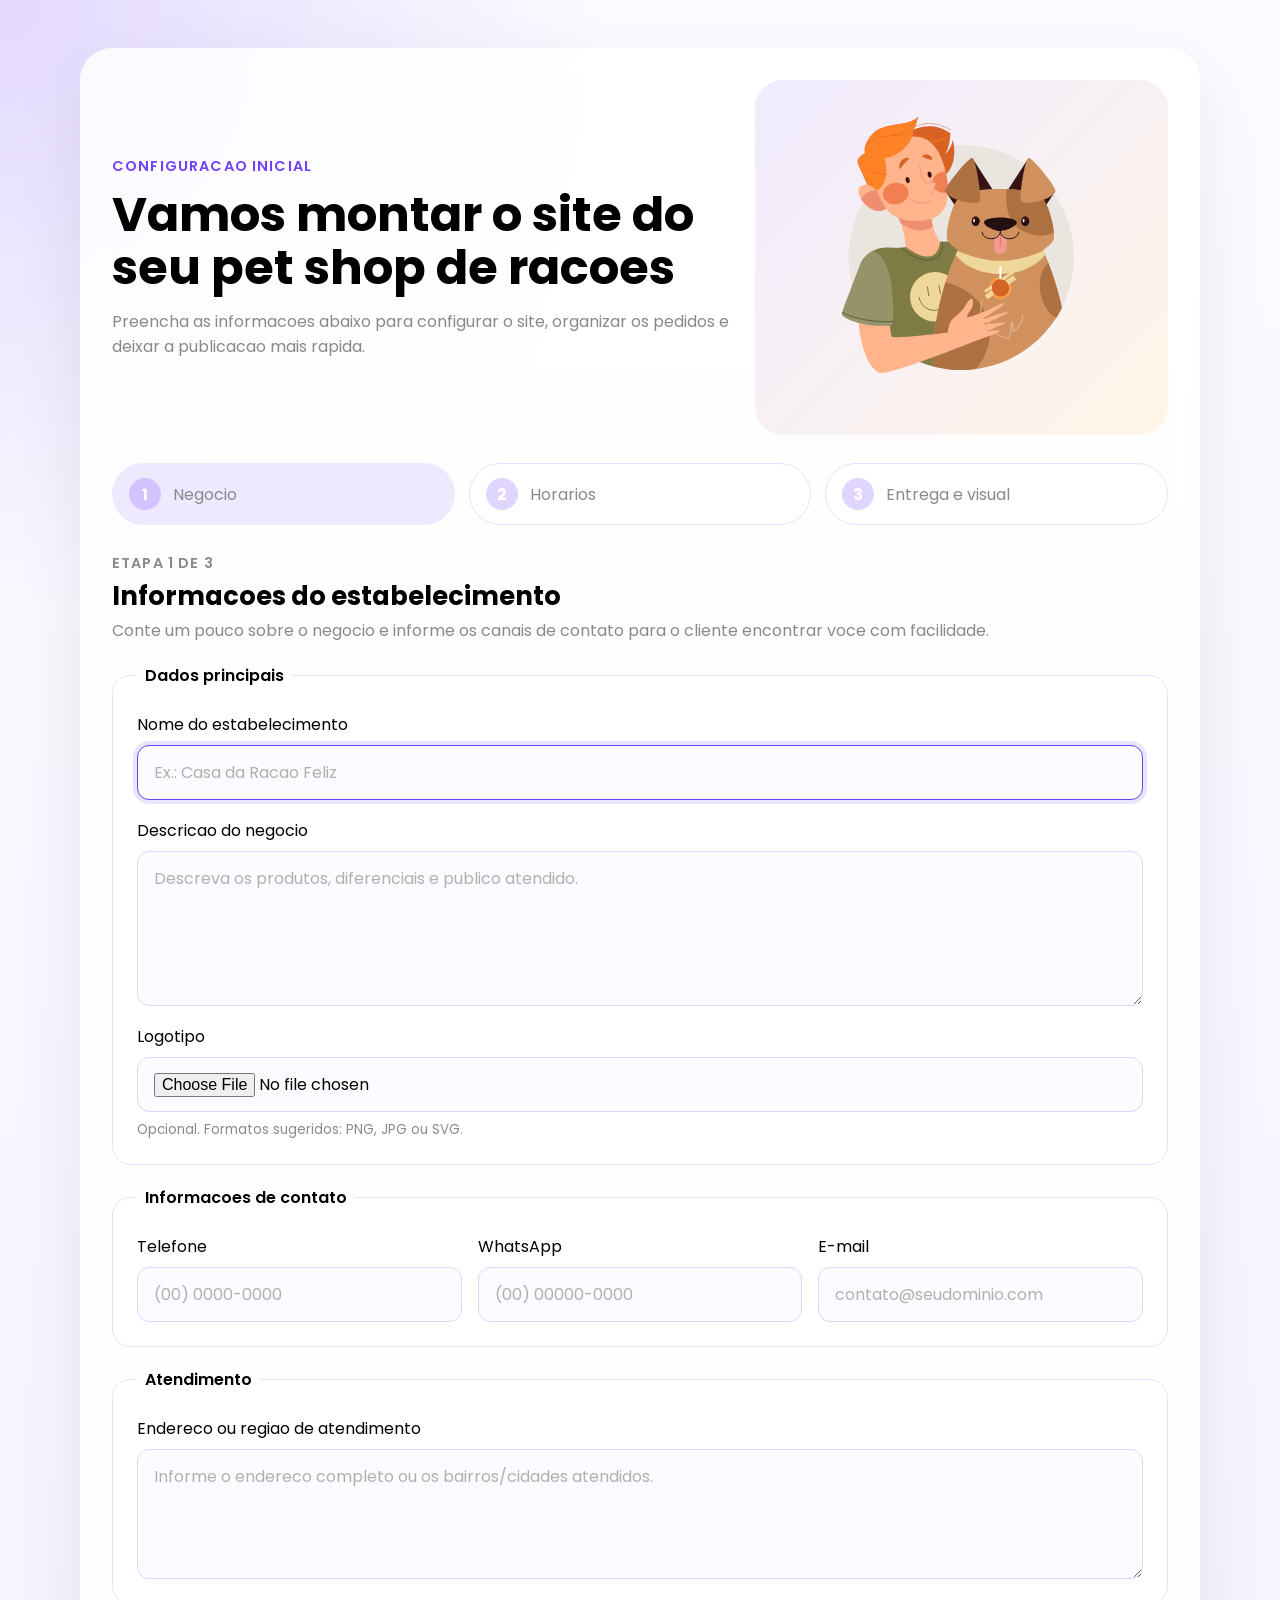
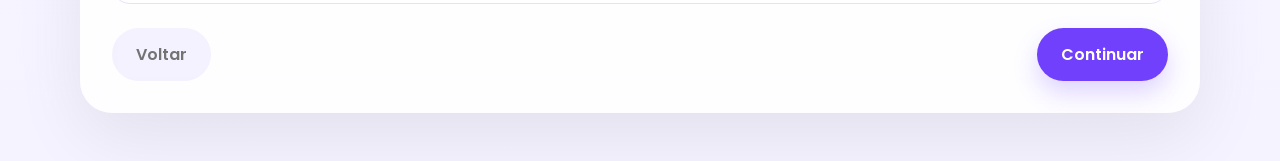
<file: index.html>
<!DOCTYPE html>
<html lang="pt-BR">
<head>
    <meta charset="UTF-8">
    <meta name="viewport" content="width=device-width, initial-scale=1.0">
    <title>Pet shop Bauru</title>
    <link rel="stylesheet" href="./style.css">
    <link rel="icon" href="./img/mao_petshop.svg" type="image/svg+xml">
</head>
<body>
    <main class="wizard">
        <section class="wizard__intro" aria-labelledby="wizard-title">
            <div class="wizard__content">
                <p class="wizard__eyebrow">Configuracao inicial</p>
                <h1 id="wizard-title">Vamos montar o site do seu pet shop de racoes</h1>
                <p class="wizard__description">
                    Preencha as informacoes abaixo para configurar o site, organizar os pedidos e deixar a publicacao mais rapida.
                </p>
            </div>

            <div class="wizard__illustration">
                <img src="./img/ilustracao_pet.svg" alt="Pessoa segurando um cachorro ao lado de elementos ilustrativos do cadastro do site">
            </div>
        </section>

        <section class="wizard__steps" aria-label="Progresso do cadastro">
            <ol class="steps-list">
                <li class="steps-list__item steps-list__item--active" aria-current="step">
                    <span class="steps-list__number">1</span>
                    <span class="steps-list__label">Negocio</span>
                </li>
                <li class="steps-list__item">
                    <span class="steps-list__number">2</span>
                    <span class="steps-list__label">Horarios</span>
                </li>
                <li class="steps-list__item">
                    <span class="steps-list__number">3</span>
                    <span class="steps-list__label">Entrega e visual</span>
                </li>
            </ol>
        </section>

        <form class="wizard__form" action="#" method="post" enctype="multipart/form-data">
            <section class="form-step form-step--active" aria-labelledby="step-1-title">
                <header class="form-step__header">
                    <p class="form-step__counter">Etapa 1 de 3</p>
                    <h2 id="step-1-title">Informacoes do estabelecimento</h2>
                    <p>Conte um pouco sobre o negocio e informe os canais de contato para o cliente encontrar voce com facilidade.</p>
                </header>

                <fieldset class="form-group">
                    <legend>Dados principais</legend>

                    <div class="field">
                        <label for="business-name">Nome do estabelecimento</label>
                        <input id="business-name" name="business_name" type="text" placeholder="Ex.: Casa da Racao Feliz" required>
                    </div>

                    <div class="field">
                        <label for="business-description">Descricao do negocio</label>
                        <textarea id="business-description" name="business_description" rows="5" placeholder="Descreva os produtos, diferenciais e publico atendido." required></textarea>
                    </div>

                    <div class="field">
                        <label for="business-logo">Logotipo</label>
                        <input id="business-logo" name="business_logo" type="file" accept="image/*">
                        <small>Opcional. Formatos sugeridos: PNG, JPG ou SVG.</small>
                    </div>
                </fieldset>

                <fieldset class="form-group">
                    <legend>Informacoes de contato</legend>

                    <div class="field-grid">
                        <div class="field">
                            <label for="phone">Telefone</label>
                            <input id="phone" name="phone" type="tel" inputmode="tel" placeholder="(00) 0000-0000" required>
                        </div>

                        <div class="field">
                            <label for="whatsapp">WhatsApp</label>
                            <input id="whatsapp" name="whatsapp" type="tel" inputmode="tel" placeholder="(00) 00000-0000" required>
                        </div>

                        <div class="field">
                            <label for="email">E-mail</label>
                            <input id="email" name="email" type="email" placeholder="contato@seudominio.com" required>
                        </div>
                    </div>
                </fieldset>

                <fieldset class="form-group">
                    <legend>Atendimento</legend>

                    <div class="field">
                        <label for="service-region">Endereco ou regiao de atendimento</label>
                        <textarea id="service-region" name="service_region" rows="4" placeholder="Informe o endereco completo ou os bairros/cidades atendidos." required></textarea>
                    </div>
                </fieldset>
            </section>

            <section class="form-step" aria-labelledby="step-2-title" hidden>
                <header class="form-step__header">
                    <p class="form-step__counter">Etapa 2 de 3</p>
                    <h2 id="step-2-title">Horarios de funcionamento</h2>
                    <p>Escolha faixas de horario comerciais para agilizar o preenchimento da agenda.</p>
                </header>

                <fieldset class="form-group">
                    <legend>Agenda semanal</legend>
                    <p>Selecione abertura e fechamento para cada dia ou marque a opcao de fechado.</p>

                    <div class="schedule-list">
                        <div class="schedule-item" data-day="monday">
                            <div class="schedule-item__summary">
                                <label for="monday-open">Segunda-feira</label>
                                <label class="schedule-toggle" for="monday-closed">
                                    <input id="monday-closed" name="monday_closed" type="checkbox" data-schedule-toggle>
                                    <span>Fechado neste dia</span>
                                </label>
                            </div>
                            <div class="schedule-item__inputs">
                                <div class="field field--compact">
                                    <label for="monday-open">Abre</label>
                                    <select id="monday-open" name="monday_open">
                                        <option value="">Selecione</option>
                                        <option value="06:00">06:00</option>
                                        <option value="07:00">07:00</option>
                                        <option value="08:00">08:00</option>
                                        <option value="09:00">09:00</option>
                                        <option value="10:00">10:00</option>
                                        <option value="11:00">11:00</option>
                                        <option value="12:00">12:00</option>
                                    </select>
                                </div>
                                <div class="field field--compact">
                                    <label for="monday-close">Fecha</label>
                                    <select id="monday-close" name="monday_close">
                                        <option value="">Selecione</option>
                                        <option value="12:00">12:00</option>
                                        <option value="13:00">13:00</option>
                                        <option value="14:00">14:00</option>
                                        <option value="15:00">15:00</option>
                                        <option value="16:00">16:00</option>
                                        <option value="17:00">17:00</option>
                                        <option value="18:00">18:00</option>
                                        <option value="19:00">19:00</option>
                                        <option value="20:00">20:00</option>
                                        <option value="21:00">21:00</option>
                                        <option value="22:00">22:00</option>
                                    </select>
                                </div>
                            </div>
                        </div>

                        <div class="schedule-item" data-day="tuesday">
                            <div class="schedule-item__summary">
                                <label for="tuesday-open">Terca-feira</label>
                                <label class="schedule-toggle" for="tuesday-closed">
                                    <input id="tuesday-closed" name="tuesday_closed" type="checkbox" data-schedule-toggle>
                                    <span>Fechado neste dia</span>
                                </label>
                            </div>
                            <div class="schedule-item__inputs">
                                <div class="field field--compact">
                                    <label for="tuesday-open">Abre</label>
                                    <select id="tuesday-open" name="tuesday_open">
                                        <option value="">Selecione</option>
                                        <option value="06:00">06:00</option>
                                        <option value="07:00">07:00</option>
                                        <option value="08:00">08:00</option>
                                        <option value="09:00">09:00</option>
                                        <option value="10:00">10:00</option>
                                        <option value="11:00">11:00</option>
                                        <option value="12:00">12:00</option>
                                    </select>
                                </div>
                                <div class="field field--compact">
                                    <label for="tuesday-close">Fecha</label>
                                    <select id="tuesday-close" name="tuesday_close">
                                        <option value="">Selecione</option>
                                        <option value="12:00">12:00</option>
                                        <option value="13:00">13:00</option>
                                        <option value="14:00">14:00</option>
                                        <option value="15:00">15:00</option>
                                        <option value="16:00">16:00</option>
                                        <option value="17:00">17:00</option>
                                        <option value="18:00">18:00</option>
                                        <option value="19:00">19:00</option>
                                        <option value="20:00">20:00</option>
                                        <option value="21:00">21:00</option>
                                        <option value="22:00">22:00</option>
                                    </select>
                                </div>
                            </div>
                        </div>

                        <div class="schedule-item" data-day="wednesday">
                            <div class="schedule-item__summary">
                                <label for="wednesday-open">Quarta-feira</label>
                                <label class="schedule-toggle" for="wednesday-closed">
                                    <input id="wednesday-closed" name="wednesday_closed" type="checkbox" data-schedule-toggle>
                                    <span>Fechado neste dia</span>
                                </label>
                            </div>
                            <div class="schedule-item__inputs">
                                <div class="field field--compact">
                                    <label for="wednesday-open">Abre</label>
                                    <select id="wednesday-open" name="wednesday_open">
                                        <option value="">Selecione</option>
                                        <option value="06:00">06:00</option>
                                        <option value="07:00">07:00</option>
                                        <option value="08:00">08:00</option>
                                        <option value="09:00">09:00</option>
                                        <option value="10:00">10:00</option>
                                        <option value="11:00">11:00</option>
                                        <option value="12:00">12:00</option>
                                    </select>
                                </div>
                                <div class="field field--compact">
                                    <label for="wednesday-close">Fecha</label>
                                    <select id="wednesday-close" name="wednesday_close">
                                        <option value="">Selecione</option>
                                        <option value="12:00">12:00</option>
                                        <option value="13:00">13:00</option>
                                        <option value="14:00">14:00</option>
                                        <option value="15:00">15:00</option>
                                        <option value="16:00">16:00</option>
                                        <option value="17:00">17:00</option>
                                        <option value="18:00">18:00</option>
                                        <option value="19:00">19:00</option>
                                        <option value="20:00">20:00</option>
                                        <option value="21:00">21:00</option>
                                        <option value="22:00">22:00</option>
                                    </select>
                                </div>
                            </div>
                        </div>

                        <div class="schedule-item" data-day="thursday">
                            <div class="schedule-item__summary">
                                <label for="thursday-open">Quinta-feira</label>
                                <label class="schedule-toggle" for="thursday-closed">
                                    <input id="thursday-closed" name="thursday_closed" type="checkbox" data-schedule-toggle>
                                    <span>Fechado neste dia</span>
                                </label>
                            </div>
                            <div class="schedule-item__inputs">
                                <div class="field field--compact">
                                    <label for="thursday-open">Abre</label>
                                    <select id="thursday-open" name="thursday_open">
                                        <option value="">Selecione</option>
                                        <option value="06:00">06:00</option>
                                        <option value="07:00">07:00</option>
                                        <option value="08:00">08:00</option>
                                        <option value="09:00">09:00</option>
                                        <option value="10:00">10:00</option>
                                        <option value="11:00">11:00</option>
                                        <option value="12:00">12:00</option>
                                    </select>
                                </div>
                                <div class="field field--compact">
                                    <label for="thursday-close">Fecha</label>
                                    <select id="thursday-close" name="thursday_close">
                                        <option value="">Selecione</option>
                                        <option value="12:00">12:00</option>
                                        <option value="13:00">13:00</option>
                                        <option value="14:00">14:00</option>
                                        <option value="15:00">15:00</option>
                                        <option value="16:00">16:00</option>
                                        <option value="17:00">17:00</option>
                                        <option value="18:00">18:00</option>
                                        <option value="19:00">19:00</option>
                                        <option value="20:00">20:00</option>
                                        <option value="21:00">21:00</option>
                                        <option value="22:00">22:00</option>
                                    </select>
                                </div>
                            </div>
                        </div>

                        <div class="schedule-item" data-day="friday">
                            <div class="schedule-item__summary">
                                <label for="friday-open">Sexta-feira</label>
                                <label class="schedule-toggle" for="friday-closed">
                                    <input id="friday-closed" name="friday_closed" type="checkbox" data-schedule-toggle>
                                    <span>Fechado neste dia</span>
                                </label>
                            </div>
                            <div class="schedule-item__inputs">
                                <div class="field field--compact">
                                    <label for="friday-open">Abre</label>
                                    <select id="friday-open" name="friday_open">
                                        <option value="">Selecione</option>
                                        <option value="06:00">06:00</option>
                                        <option value="07:00">07:00</option>
                                        <option value="08:00">08:00</option>
                                        <option value="09:00">09:00</option>
                                        <option value="10:00">10:00</option>
                                        <option value="11:00">11:00</option>
                                        <option value="12:00">12:00</option>
                                    </select>
                                </div>
                                <div class="field field--compact">
                                    <label for="friday-close">Fecha</label>
                                    <select id="friday-close" name="friday_close">
                                        <option value="">Selecione</option>
                                        <option value="12:00">12:00</option>
                                        <option value="13:00">13:00</option>
                                        <option value="14:00">14:00</option>
                                        <option value="15:00">15:00</option>
                                        <option value="16:00">16:00</option>
                                        <option value="17:00">17:00</option>
                                        <option value="18:00">18:00</option>
                                        <option value="19:00">19:00</option>
                                        <option value="20:00">20:00</option>
                                        <option value="21:00">21:00</option>
                                        <option value="22:00">22:00</option>
                                    </select>
                                </div>
                            </div>
                        </div>

                        <div class="schedule-item" data-day="saturday">
                            <div class="schedule-item__summary">
                                <label for="saturday-open">Sabado</label>
                                <label class="schedule-toggle" for="saturday-closed">
                                    <input id="saturday-closed" name="saturday_closed" type="checkbox" data-schedule-toggle>
                                    <span>Fechado neste dia</span>
                                </label>
                            </div>
                            <div class="schedule-item__inputs">
                                <div class="field field--compact">
                                    <label for="saturday-open">Abre</label>
                                    <select id="saturday-open" name="saturday_open">
                                        <option value="">Selecione</option>
                                        <option value="06:00">06:00</option>
                                        <option value="07:00">07:00</option>
                                        <option value="08:00">08:00</option>
                                        <option value="09:00">09:00</option>
                                        <option value="10:00">10:00</option>
                                        <option value="11:00">11:00</option>
                                        <option value="12:00">12:00</option>
                                    </select>
                                </div>
                                <div class="field field--compact">
                                    <label for="saturday-close">Fecha</label>
                                    <select id="saturday-close" name="saturday_close">
                                        <option value="">Selecione</option>
                                        <option value="12:00">12:00</option>
                                        <option value="13:00">13:00</option>
                                        <option value="14:00">14:00</option>
                                        <option value="15:00">15:00</option>
                                        <option value="16:00">16:00</option>
                                        <option value="17:00">17:00</option>
                                        <option value="18:00">18:00</option>
                                        <option value="19:00">19:00</option>
                                        <option value="20:00">20:00</option>
                                        <option value="21:00">21:00</option>
                                        <option value="22:00">22:00</option>
                                    </select>
                                </div>
                            </div>
                        </div>

                        <div class="schedule-item" data-day="sunday">
                            <div class="schedule-item__summary">
                                <label for="sunday-open">Domingo</label>
                                <label class="schedule-toggle" for="sunday-closed">
                                    <input id="sunday-closed" name="sunday_closed" type="checkbox" data-schedule-toggle>
                                    <span>Fechado neste dia</span>
                                </label>
                            </div>
                            <div class="schedule-item__inputs">
                                <div class="field field--compact">
                                    <label for="sunday-open">Abre</label>
                                    <select id="sunday-open" name="sunday_open">
                                        <option value="">Selecione</option>
                                        <option value="06:00">06:00</option>
                                        <option value="07:00">07:00</option>
                                        <option value="08:00">08:00</option>
                                        <option value="09:00">09:00</option>
                                        <option value="10:00">10:00</option>
                                        <option value="11:00">11:00</option>
                                        <option value="12:00">12:00</option>
                                    </select>
                                </div>
                                <div class="field field--compact">
                                    <label for="sunday-close">Fecha</label>
                                    <select id="sunday-close" name="sunday_close">
                                        <option value="">Selecione</option>
                                        <option value="12:00">12:00</option>
                                        <option value="13:00">13:00</option>
                                        <option value="14:00">14:00</option>
                                        <option value="15:00">15:00</option>
                                        <option value="16:00">16:00</option>
                                        <option value="17:00">17:00</option>
                                        <option value="18:00">18:00</option>
                                        <option value="19:00">19:00</option>
                                        <option value="20:00">20:00</option>
                                        <option value="21:00">21:00</option>
                                        <option value="22:00">22:00</option>
                                    </select>
                                </div>
                            </div>
                        </div>
                    </div>
                </fieldset>
            </section>

            <section class="form-step" aria-labelledby="step-3-title" hidden>
                <header class="form-step__header">
                    <p class="form-step__counter">Etapa 3 de 3</p>
                    <h2 id="step-3-title">Entrega, pagamentos e identidade visual</h2>
                    <p>Escolha preferencias visuais e como o cliente podera receber e pagar pelos pedidos.</p>
                </header>

                <fieldset class="form-group">
                    <legend>Identidade visual</legend>

                    <div class="field">
                        <label for="brand-colors">Cores ou identidade visual preferida</label>
                        <textarea id="brand-colors" name="brand_colors" rows="4" placeholder="Ex.: Verde, bege e elementos ligados ao universo pet." required></textarea>
                    </div>
                </fieldset>

                <fieldset class="form-group">
                    <legend>Forma de entrega</legend>

                    <div class="choice-list">
                        <label class="choice-card" for="delivery-own">
                            <input id="delivery-own" name="delivery_type" type="checkbox" value="proprio">
                            <span>Delivery proprio</span>
                        </label>

                        <label class="choice-card" for="delivery-third-party">
                            <input id="delivery-third-party" name="delivery_type" type="checkbox" value="terceiros">
                            <span>Entrega por terceiros</span>
                        </label>

                        <label class="choice-card" for="pickup-store">
                            <input id="pickup-store" name="delivery_type" type="checkbox" value="retirada">
                            <span>Retirada no local</span>
                        </label>
                    </div>
                </fieldset>

                <fieldset class="form-group">
                    <legend>Metodos de pagamento aceitos</legend>

                    <div class="choice-list">
                        <label class="choice-card" for="payment-credit-card">
                            <input id="payment-credit-card" name="payment_methods" type="checkbox" value="cartao_credito">
                            <span>Cartao de credito</span>
                        </label>

                        <label class="choice-card" for="payment-debit-card">
                            <input id="payment-debit-card" name="payment_methods" type="checkbox" value="cartao_debito">
                            <span>Cartao de debito</span>
                        </label>

                        <label class="choice-card" for="payment-pix">
                            <input id="payment-pix" name="payment_methods" type="checkbox" value="pix">
                            <span>Pix</span>
                        </label>

                        <label class="choice-card" for="payment-cash">
                            <input id="payment-cash" name="payment_methods" type="checkbox" value="dinheiro">
                            <span>Dinheiro</span>
                        </label>
                    </div>
                </fieldset>
            </section>

            <div class="wizard__actions">
                <button type="button" class="button button--secondary">Voltar</button>
                <button type="button" class="button button--primary">Continuar</button>
                <button type="submit" class="button button--primary" hidden>Finalizar cadastro</button>
            </div>
        </form>
    </main>

    <script src="./script.js"></script>
</body>
</html>
</file>
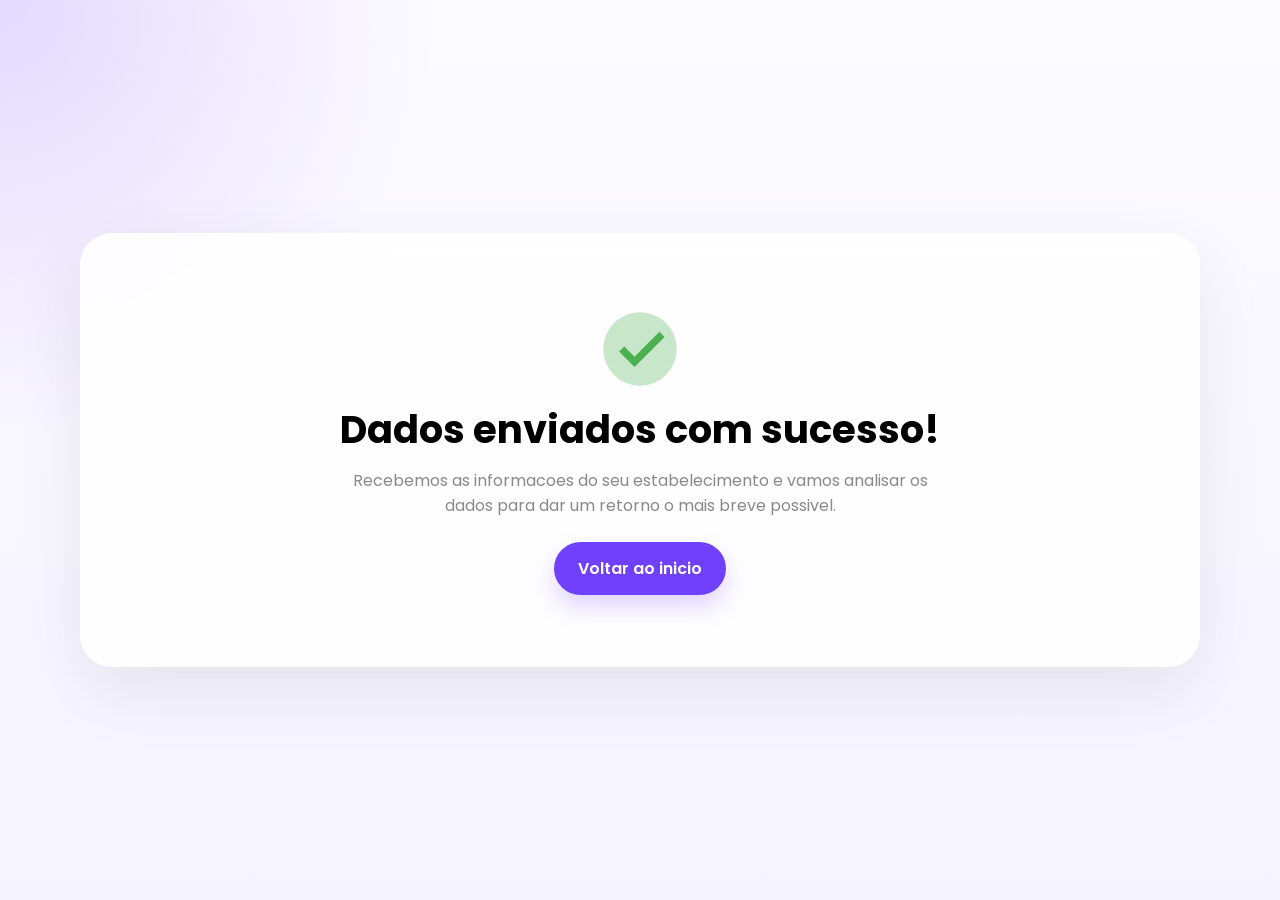
<file: success.html>
<!DOCTYPE html>
<html lang="pt-BR">
<head>
    <meta charset="UTF-8">
    <meta name="viewport" content="width=device-width, initial-scale=1.0">
    <title>Cadastro enviado</title>
    <link rel="stylesheet" href="./style.css">
    <link rel="icon" href="./img/mao_petshop.svg" type="image/svg+xml">
</head>
<body>
    <main class="wizard success-container">
        <section class="success-card" aria-labelledby="success-title">
            <div class="success-card__icon" aria-hidden="true">
                <img src="./img/check_sucess.svg" alt="">
            </div>
            <h1 id="success-title">Dados enviados com sucesso!</h1>
            <p class="success-card__text">
                Recebemos as informacoes do seu estabelecimento e vamos analisar os dados para dar um retorno o mais breve possivel.
            </p>
            <a class="button button--primary success-card__button" href="./index.html">Voltar ao inicio</a>
        </section>
    </main>
</body>
</html>
</file>
<file: style.css>
@import url('https://fonts.googleapis.com/css2?family=Poppins:wght@400;500;600;700&display=swap');

:root {
    --color-title: #000000;
    --color-text: #898989;
    --color-button-bg: #7140FD;
    --color-button-text: #ffffff;
    --color-surface: #ffffff;
    --color-background: #f5f3ff;
    --color-border: #e6e0ff;
    --color-highlight: #efe9ff;
    --color-shadow: rgba(18, 18, 18, 0.08);
    --radius-lg: 28px;
    --radius-md: 18px;
    --radius-sm: 12px;
}

* {
    box-sizing: border-box;
    margin: 0;
    padding: 0;
}

body {
    display: grid;
    place-items: center;
    min-height: 100vh;
    font-family: 'Poppins', sans-serif;
    background:
        radial-gradient(circle at top left, rgba(113, 64, 253, 0.18), transparent 28%),
        linear-gradient(180deg, #fcfbff 0%, var(--color-background) 100%);
    color: var(--color-text);
}

img {
    display: block;
    max-width: 100%;
    margin: 0 auto;
}

button,
input,
select,
textarea {
    font: inherit;
}

.wizard {
    width: min(1120px, calc(100% - 32px));
    margin: 48px auto;
    padding: 32px;
    border-radius: 32px;
    background-color: rgba(255, 255, 255, 0.84);
    box-shadow: 0 24px 70px var(--color-shadow);
    backdrop-filter: blur(14px);
}
.success-container {
    display: grid;
    place-items: center;
    width: min(1120px, calc(100% - 32px));
    margin: 48px auto;
    padding: 32px;
    border-radius: 32px;
    background-color: rgba(255, 255, 255, 0.84);
    box-shadow: 0 24px 70px var(--color-shadow);
    backdrop-filter: blur(14px);
}

.wizard__intro {
    display: grid;
    grid-template-columns: 1.2fr 0.8fr;
    gap: 24px;
    align-items: center;
    margin-bottom: 28px;
}

.wizard__content {
    max-width: 620px;
}

.wizard__eyebrow,
.form-step__counter {
    font-size: 0.9rem;
    font-weight: 600;
    color: var(--color-button-bg);
    text-transform: uppercase;
    letter-spacing: 0.08em;
}

.wizard__content h1,
.form-step__header h2,
legend,
label {
    color: var(--color-title);
}

.wizard__content h1 {
    margin: 12px 0 14px;
    font-size: clamp(2rem, 4vw, 3rem);
    line-height: 1.1;
}

.wizard__description,
.form-step__header p,
.steps-list__label,
small,
span {
    color: var(--color-text);
}

.wizard__required-note {
    margin-top: 12px;
    font-size: 0.95rem;
}

.wizard__illustration {
    padding: 18px;
    border-radius: var(--radius-lg);
    background: linear-gradient(135deg, #f0ebff 0%, #fff6e7 100%);
}

.wizard__steps {
    margin-bottom: 28px;
}

.steps-list {
    display: grid;
    grid-template-columns: repeat(3, 1fr);
    gap: 14px;
    list-style: none;
}

.steps-list__item {
    display: flex;
    align-items: center;
    gap: 12px;
    padding: 14px 16px;
    border: 1px solid var(--color-border);
    border-radius: 999px;
    background-color: var(--color-surface);
}

.steps-list__item--active {
    background-color: var(--color-highlight);
    border-color: transparent;
}

.steps-list__number {
    display: inline-grid;
    place-items: center;
    width: 32px;
    height: 32px;
    border-radius: 50%;
    font-weight: 700;
    color: var(--color-button-text);
    background-color: rgba(113, 64, 253, 0.22);
}

.wizard__form {
    display: grid;
    gap: 24px;
}

.form-step {
    display: grid;
    gap: 20px;
}

.form-step[hidden] {
    display: none !important;
}

.form-step__header {
    display: grid;
    gap: 8px;
}

.form-step__header h2 {
    font-size: clamp(1.4rem, 2vw, 2rem);
}

.form-group {
    display: grid;
    gap: 18px;
    padding: 24px;
    border: 1px solid var(--color-border);
    border-radius: var(--radius-md);
    background-color: var(--color-surface);
}

legend {
    padding: 0 8px;
    font-weight: 600;
}

.field,
.schedule-item {
    display: grid;
    gap: 8px;
    position: relative;
}

.field--compact label {
    font-size: 0.9rem;
}

.field-grid,
.choice-list {
    display: grid;
    gap: 16px;
}

.field-grid {
    grid-template-columns: repeat(3, minmax(0, 1fr));
}

label {
    font-weight: 400;
}

input,
select,
textarea {
    width: 100%;
    padding: 14px 16px;
    border: 1px solid #ddd6ff;
    border-radius: var(--radius-sm);
    background-color: #fcfbff;
    color: var(--color-title);
    outline: none;
    transition: border-color 0.2s ease, box-shadow 0.2s ease, transform 0.2s ease;
}

input:focus,
select:focus,
textarea:focus {
    border-color: var(--color-button-bg);
    box-shadow: 0 0 0 4px rgba(113, 64, 253, 0.14);
}

textarea {
    resize: vertical;
    min-height: 120px;
}

input::placeholder,
textarea::placeholder {
    color: #b0b0b0;
}

.schedule-list {
    display: grid;
    gap: 16px;
}

.schedule-item {
    gap: 16px;
    padding: 18px;
    border: 1px solid var(--color-border);
    border-radius: var(--radius-md);
    background: linear-gradient(180deg, #ffffff 0%, #faf7ff 100%);
}

.schedule-item__summary {
    display: flex;
    align-items: center;
    justify-content: space-between;
    gap: 16px;
}

.schedule-item__summary > label:first-child {
    font-size: 1rem;
    font-weight: 600;
}

.schedule-item__summary h3 {
    font-size: 1rem;
    color: var(--color-title);
}

.schedule-item__inputs {
    display: grid;
    grid-template-columns: repeat(2, minmax(0, 180px));
    gap: 12px;
}

.schedule-toggle {
    display: inline-flex;
    align-items: center;
    gap: 10px;
    padding: 10px 14px;
    border-radius: 999px;
    background-color: #f1ecff;
    cursor: pointer;
    color: var(--color-text);
}

.schedule-toggle input {
    width: 18px;
    height: 18px;
    padding: 0;
}

.schedule-item--closed {
    background: linear-gradient(180deg, #fafafa 0%, #f3f3f3 100%);
}

.schedule-item--closed .schedule-item__inputs {
    opacity: 0.55;
}

.choice-list {
    grid-template-columns: repeat(auto-fit, minmax(180px, 1fr));
}

.choice-card {
    display: flex;
    align-items: center;
    gap: 12px;
    padding: 16px;
    border: 1px solid var(--color-border);
    border-radius: var(--radius-sm);
    background-color: #fcfbff;
    cursor: pointer;
    transition: transform 0.2s ease, border-color 0.2s ease, box-shadow 0.2s ease;
}

.choice-card:hover {
    transform: translateY(-2px);
    border-color: #cbbcff;
    box-shadow: 0 12px 22px rgba(113, 64, 253, 0.08);
}

.choice-card input {
    width: 18px;
    height: 18px;
    padding: 0;
}

.wizard__actions {
    display: flex;
    justify-content: space-between;
    gap: 16px;
}

.button {
    border: 0;
    border-radius: 999px;
    padding: 14px 24px;
    font-weight: 600;
    cursor: pointer;
    transition: transform 0.2s ease, box-shadow 0.2s ease, opacity 0.2s ease;
}

.button:hover {
    transform: translateY(-1px);
}

.button--primary {
    background-color: var(--color-button-bg);
    color: var(--color-button-text);
    box-shadow: 0 12px 24px rgba(113, 64, 253, 0.22);
}

.button--secondary {
    background-color: #ece7ff;
    color: var(--color-title);
}

.button[disabled] {
    opacity: 0.55;
    cursor: not-allowed;
    transform: none;
}

.field--error input,
.field--error select,
.field--error textarea,
.schedule-item--error input,
.schedule-item--error select {
    position: relative;
    border-color: #e35555;
    box-shadow: 0 0 0 4px rgba(227, 85, 85, 0.12);
}

.field__error-message {
    font-size: 0.85rem;
    color: #c23d3d;
    position: absolute;
    bottom: -25px;
    z-index: 9999;
}

.success-card {
    width: min(768px, 100%);
    display: grid;
    justify-items: center;
    gap: 16px;
    text-align: center;
    padding: 40px 32px;
    border-radius: 28px;
}

.success-card__icon {
    display: grid;
    place-items: center;
    width: 88px;
    height: 88px;
    border-radius: 50%;
}

.success-card__eyebrow {
    font-size: 0.88rem;
    font-weight: 600;
    text-transform: uppercase;
    letter-spacing: 0.08em;
    color: #2b9e54;
}

.success-card h1,h2 {
    color: var(--color-title);
    font-size: clamp(1.8rem, 4vw, 2.4rem);
    line-height: 1.1;
}

.success-card__text {
    max-width: 600px;
    color: var(--color-text);
}

.success-card__button {
    margin-top: 8px;
    text-decoration: none;
}

@media (max-width: 860px) {
    .wizard {
        margin: 20px auto;
        padding: 24px;
    }

    .wizard__intro,
    .field-grid {
        grid-template-columns: 1fr;
    }

    .steps-list {
        grid-template-columns: 1fr;
    }

    .schedule-item__summary,
    .schedule-item__inputs {
        grid-template-columns: 1fr;
    }

    .schedule-item__summary {
        align-items: flex-start;
        flex-direction: column;
    }
}

@media (max-width: 560px) {
    .wizard {
        width: min(100% - 16px, 100%);
        padding: 18px;
    }

    .wizard__actions {
        flex-direction: column-reverse;
    }

    .button {
        width: 100%;
    }

    .schedule-item__inputs {
        grid-template-columns: 1fr;
    }
}
</file>
